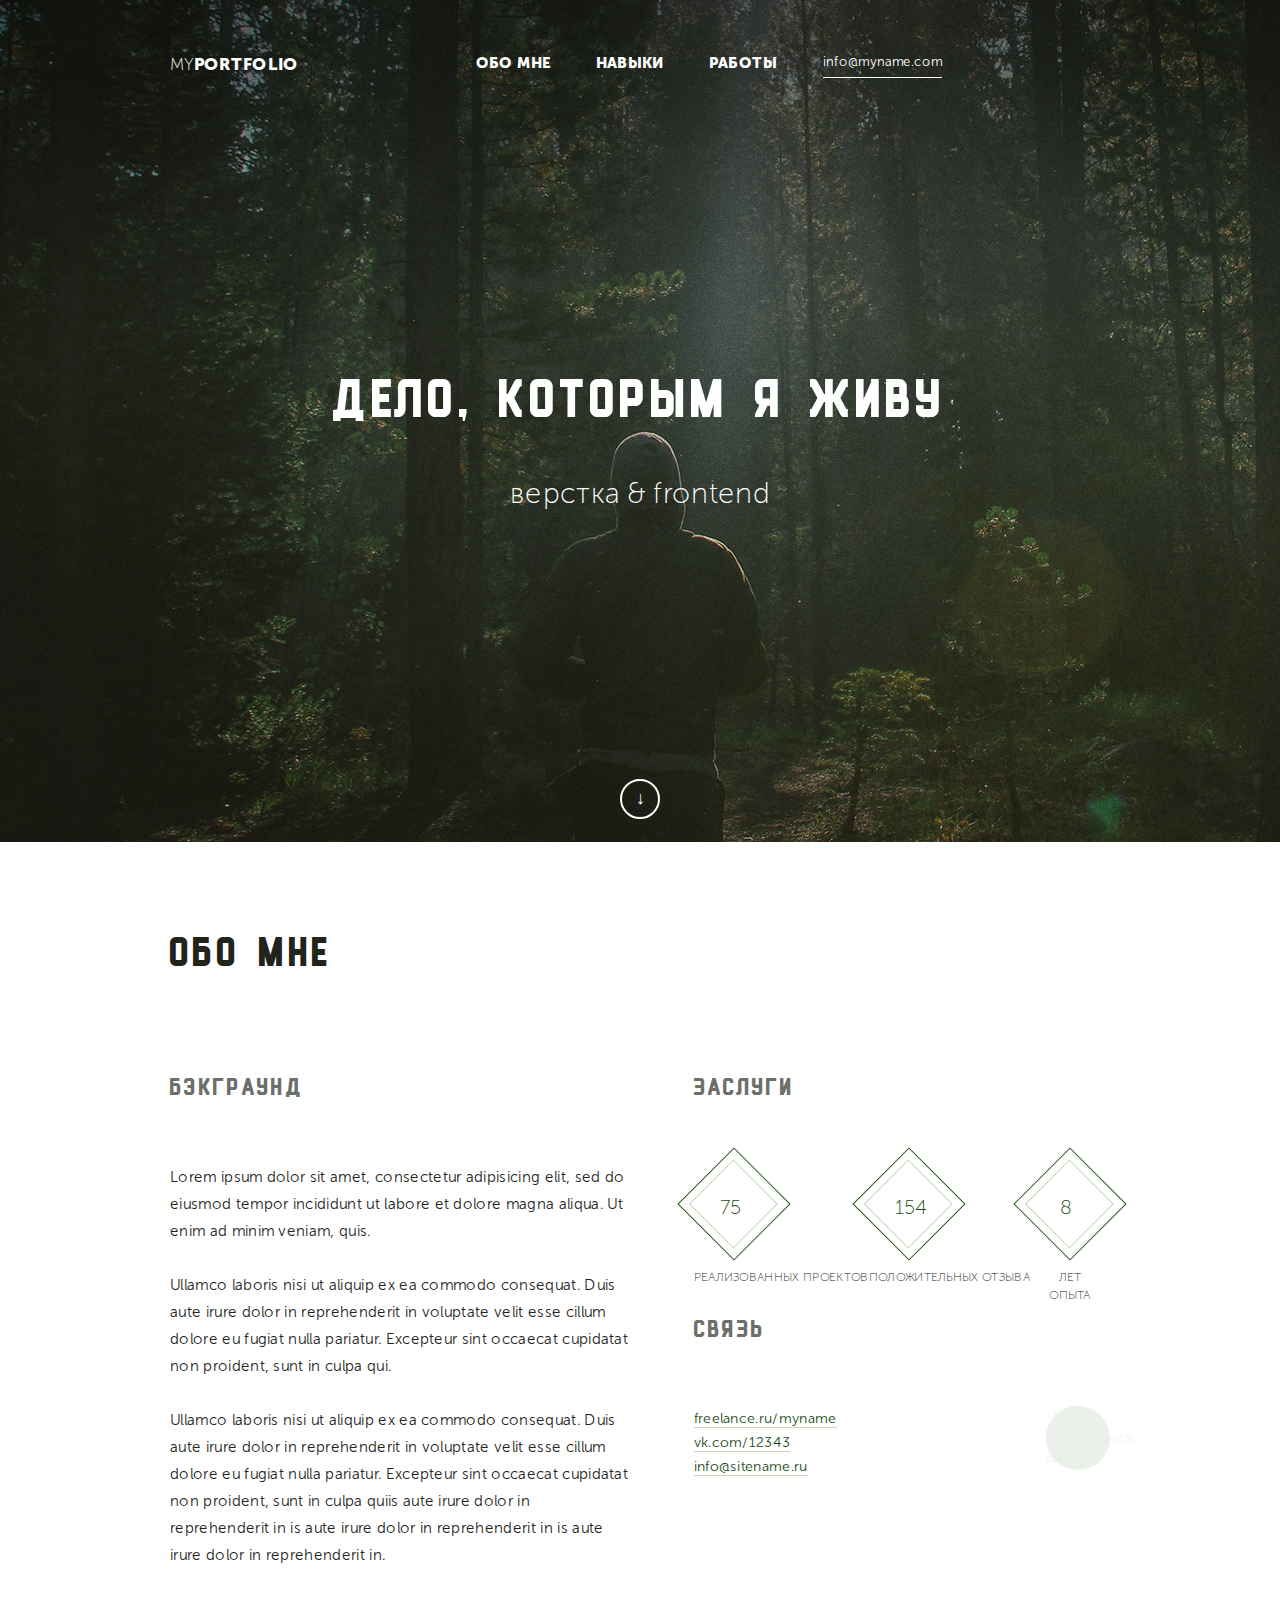
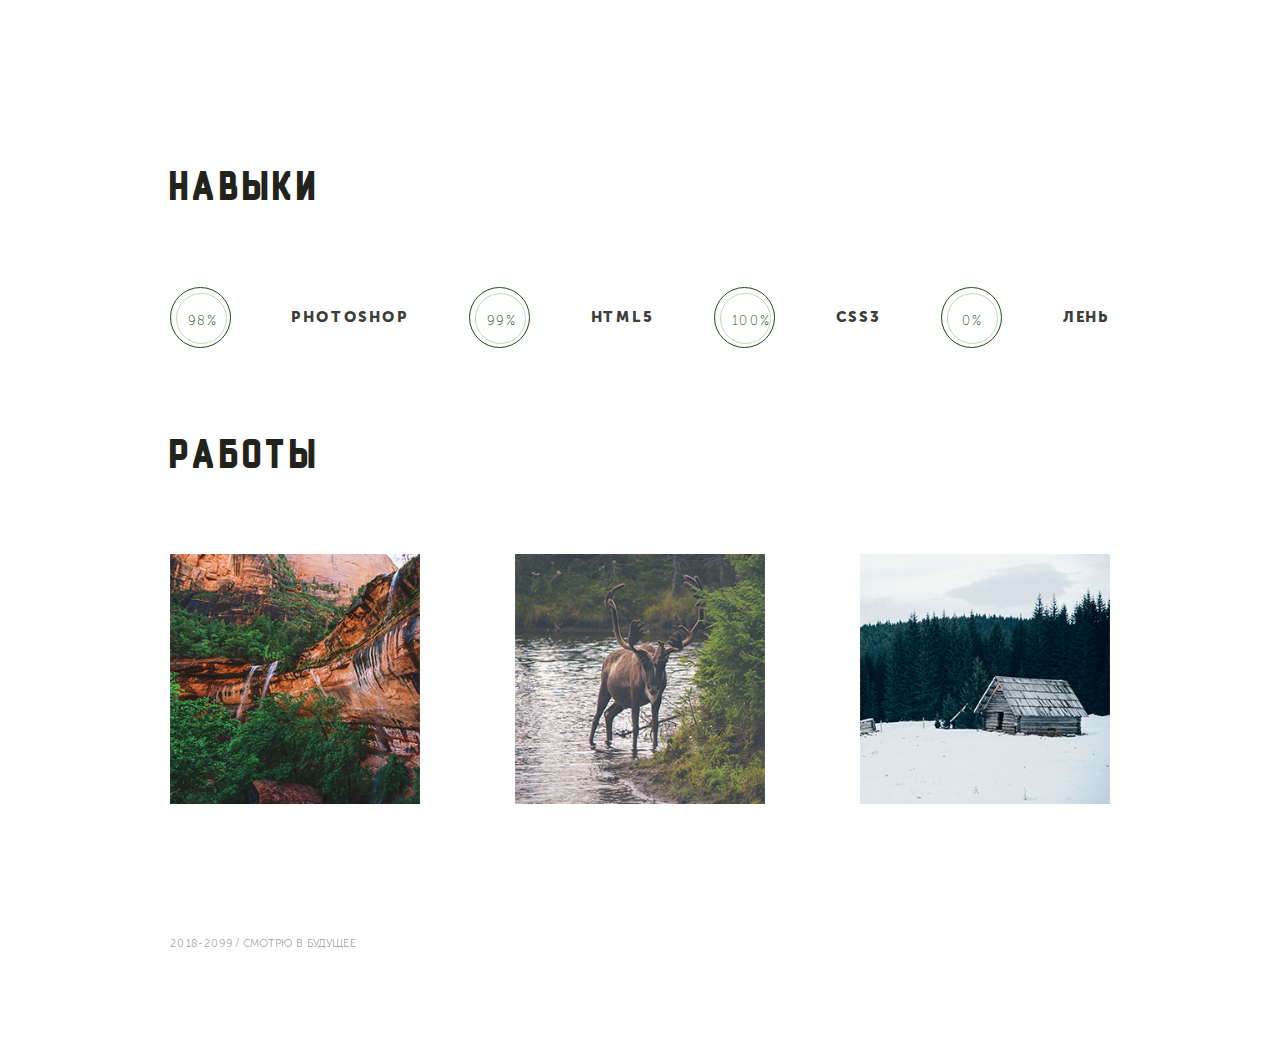
<file: index.html>
<!DOCTYPE html>
<html lang="en">

<head>
    <meta charset="UTF-8">
    <title>MYPORTFOLIO </title>
    <meta name="description" content="Адаптив">
    <meta name="keywords" content="flexbox, mobile, dev">
    <meta name="viewport" content="width=device-width, initial-scale=1">
    <!-- Favicon -->
    <link rel="icon" href="images/social-023-round_whatsapp.png" type="image/x-icon">
    <link rel="shortcut icon" href="images/images/social-023-round_whatsapp.png" type="image/x-icon">
    <meta name="viewport" content="width=device-width, initial-scale=1.0">
    <link rel="stylesheet" href="css/reset.css">
    <link rel="stylesheet" href="css/fonts.css">
    <link rel="stylesheet" href="css/main.css">

</head>

<body>
    <header class="header">
        <div class="container">
            <div class="header__top">
                <div class="logo">
                    <span>my</span>portfolio
                </div>
                <nav class="menu">
                    <ul class="menu__list">
                        <li class="menu__link"><a href="#">обо мне</a></li>
                        <li class="menu__link"><a href="#">навыки</a> </li>
                        <li class="menu__link"><a href="#">работы</a></li>
                    </ul>
                </nav>
                <a class="link__mail" href="mailto:info@myname.com">info@myname.com</a>
            </div>
            <div class="header__block">
                <h1 class="header__title">Дело, которым я живу</h1>
                <p class="header__text">
                    верстка & frontend
                </p>
                <a class="arowdbottom" href="about">↓</a>
            </div>

        </div>


    </header>
    <section class="about " id="about">
        <div class="container">
            <h2 class="about__title">обо мне</h2>
            <div class="about__inner">
                <div class="about__background">
                    <h3 class="info-title">
                        бэкграунд
                    </h3>
                    <p class="background__text">
                        Lorem ipsum dolor sit amet, consectetur adipisicing elit,
                        sed do eiusmod tempor incididunt ut labore et dolore magna aliqua.
                        Ut enim ad minim veniam, quis. <br><br>

                        Ullamco laboris nisi ut aliquip ex ea commodo consequat.
                        Duis aute irure dolor in reprehenderit in voluptate velit
                        esse cillum dolore eu fugiat nulla pariatur. Excepteur sint occaecat cupidatat non
                        proident, sunt in culpa qui.<br><br>

                        Ullamco laboris nisi ut aliquip ex ea commodo consequat.
                        Duis aute irure dolor in reprehenderit in voluptate velit
                        esse cillum dolore eu fugiat nulla pariatur. Excepteur sint
                        occaecat cupidatat non proident, sunt in culpa quiis aute irure
                        dolor in reprehenderit in is aute irure dolor in reprehenderit
                        in is aute irure dolor in reprehenderit in.
                    </p>
                </div>

                <div class="info">
                    <h3 class="info-title">
                        Заслуги
                    </h3>
                    <div class="merit">
                        <div class="merit__item">
                            <div class="merit__item-big">
                                <div class="merit__item-small">
                                    <span class="merit__number">75</span>
                                </div>
                            </div>
                            <p class="merit__text">
                                Реализованных
                                проектов
                            </p>
                        </div>


                        <div class="merit__item">
                            <div class="merit__item-big">
                                <div class="merit__item-small">
                                    <span class="merit__number">154</span>
                                </div>
                            </div>
                            <p class="merit__text">
                                Положительных
                                отзыва
                            </p>
                        </div>


                        <div class="merit__item">
                            <div class="merit__item-big">
                                <div class="merit__item-small">
                                    <span class="merit__number">8</span>
                                </div>
                            </div>
                            <p class="merit__text">
                                Лет <br>
                                опыта
                            </p>

                        </div>
                    </div>


                    <div class="contact">
                        <h3 class="info-title">Связь</h3>
                        <div class="contact__block">
                            <ul class="links">
                                <li class="links__item"><a href="#" target="_blank">freelance.ru/myname</a></li>
                                <li class="links__item"><a href="#" target="_blank">vk.com/12343</a></li>
                                <li class="links__item"><a href="mailto:info@sitename.ru">info@sitename.ru</a></li>
                            </ul>

                            <div class="profile">
                                <span class="icon  icon-User"></span>
                                <p class="profile__text">
                                    Не стесняйтесь, пишите
                                </p>
                            </div>
                        </div>
                    </div>
                </div>
            </div>
        </div>
        </div>
    </section>
    <section class="skills">
        <div class="container">
            <h2 class="skills__title">Навыки</h2>
            <div class="skills__list">
                <div class="skills__item-big">
                    <div class="skills__item-small">
                        <span class="skills__number">98%</span>
                    </div>
                </div>
                <h3 class="skills__text">Photoshop</h3>


                <div class="skills__item-big">
                    <div class="skills__item-small">
                        <span class="skills__number">99%</span>
                    </div>
                </div>
                <h3 class="skills__text">html5</h3>


                <div class="skills__item-big">
                    <div class="skills__item-small">
                        <span class="skills__number">100%</span>
                    </div>
                </div>
                <h3 class="skills__text">CSS3</h3>

                <div class="skills__item-big">
                    <div class="skills__item-small">
                        <span class="skills__number">0%</span>
                    </div>
                </div>
                <h3 class="skills__text">Лень</h3>

            </div>
        </div>
    </section>
    <section class="works">
        <div class="container">
            <h2 class="works__title">
                Работы
            </h2>
            <div class="works__list">
                <div class="works__inner">
                    <div class="works__item">
                        <img src="images/stewart.jpg" alt="" class="works__item_img">
                        <div class="works__overlay">
                            <h4 class="works__overlay_title">
                                Название работы
                            </h4>
                            <p class="works__overlay_text">
                                Смотреть
                            </p>
                        </div>
                    </div>

                    <div class="works__item">
                        <img src="images/animal.jpg" alt="" class="works__item_img">
                        <div class="works__overlay">
                            <h4 class="works__overlay_title">
                                Название работы
                            </h4>
                            <p class="works__overlay_text">
                                Смотреть
                            </p>
                        </div>
                    </div>

                    <div class="works__item">
                        <img src="images/krivec.jpg" alt="" class="works__item_img">
                        <div class="works__overlay">
                            <h4 class="works__overlay_title">
                                Название работы
                            </h4>
                            <a href class="works__overlay_text">
                                Смотреть
                            </a>
                        </div>
                    </div>
                </div>
            </div>
    </section>
    <div class="container">
        <footer class="footer">
            <p class="footer__text">
                2018-2099 / Смотрю в будущее
            </p>
    </div>
    </footer>


</body>

</html>
</file>
<file: css/fonts.css>
/* шрифты */

@font-face {
    font-family: 'MuseoSansCyrl 100';
    src: url('../fonts/MuseoSansCyrl-100.eot'); /* IE9 Compat Modes */
    src: url('../fonts/MuseoSansCyrl-100.eot?#iefix') format('embedded-opentype'), /* IE6-IE8 */
         url('../fonts/MuseoSansCyrl-100.woff2') format('woff2'), /* Super Modern Browsers */
         url('../fonts/MuseoSansCyrl-100.woff') format('woff'), /* Pretty Modern Browsers */
         url('../fonts/MuseoSansCyrl-100.ttf')  format('truetype'), /* Safari, Android, iOS */
         url('webfont.svg#svgFontName') format('svg'); /* Legacy iOS */
}

@font-face {
    font-family: 'MuseoSansCyrl 300';
    src: url('../fonts/MuseoSansCyrl-300.eot'); /* IE9 Compat Modes */
    src: url('../fonts/MuseoSansCyrl-300.eot?#iefix') format('embedded-opentype'), /* IE6-IE8 */
         url('../fonts/MuseoSansCyrl-300.woff2') format('woff2'), /* Super Modern Browsers */
         url('../fonts/MuseoSansCyrl-300.woff') format('woff'), /* Pretty Modern Browsers */
         url('../fonts/MuseoSansCyrl-300.ttf')  format('truetype'), /* Safari, Android, iOS */
         url('webfont.svg#svgFontName') format('svg'); /* Legacy iOS */
}

@font-face {
    font-family: 'MuseoSansCyrl 500';
    src: url('../fonts/MuseoSansCyrl-500.eot'); /* IE9 Compat Modes */
    src: url('../fonts/MuseoSansCyrl-500.eot?#iefix') format('embedded-opentype'), /* IE6-IE8 */
         url('../fonts/MuseoSansCyrl-500.woff2') format('woff2'), /* Super Modern Browsers */
         url('../fonts/MuseoSansCyrl-500.woff') format('woff'), /* Pretty Modern Browsers */
         url('../fonts/MuseoSansCyrl-500.ttf')  format('truetype'), /* Safari, Android, iOS */
         url('webfont.svg#svgFontName') format('svg'); /* Legacy iOS */
}
@font-face {
    font-family: 'MuseoSansCyrl 700';
    src: url('../fonts/MuseoSansCyrl-700.eot'); /* IE9 Compat Modes */
    src: url('../fonts/MuseoSansCyrl-700.eot?#iefix') format('embedded-opentype'), /* IE6-IE8 */
         url('../fonts/MuseoSansCyrl-700.woff2') format('woff2'), /* Super Modern Browsers */
         url('../fonts/MuseoSansCyrl-700.woff') format('woff'), /* Pretty Modern Browsers */
         url('../fonts/MuseoSansCyrl-700.ttf')  format('truetype'), /* Safari, Android, iOS */
         url('webfont.svg#svgFontName') format('svg'); /* Legacy iOS */
}

@font-face {
    font-family: 'MuseoSansCyrl 900';
    src: url('../fonts/MuseoSansCyrl-900.eot'); /* IE9 Compat Modes */
    src: url('../fonts/MuseoSansCyrl-900.eot.?#iefix') format('embedded-opentype'), /* IE6-IE8 */
         url('../fonts/MuseoSansCyrl-900.woff2') format('woff2'), /* Super Modern Browsers */
         url('../fonts/MuseoSansCyrl-900.woff') format('woff'), /* Pretty Modern Browsers */
         url('../fonts/MuseoSansCyrl-900.ttf')  format('truetype'), /* Safari, Android, iOS */
         url('webfont.svg#svgFontName') format('svg'); /* Legacy iOS */
}

@font-face {
    font-family: 'Natasha';
    src: url('../fonts/Natasha.eot'); /* IE9 Compat Modes */
    src: url('../fonts/Natasha.eot?#iefix') format('embedded-opentype'), /* IE6-IE8 */
         url('../fonts/Natasha.woff2') format('woff2'), /* Super Modern Browsers */
         url('../fonts/Natasha.woff') format('woff'), /* Pretty Modern Browsers */
         url('../fonts/Natasha.ttf')  format('truetype'), /* Safari, Android, iOS */
         url('../webfont.svg#svgFontName') format('svg'); /* Legacy iOS */
        
}

@font-face {

    font-family: 'Stroke-Gap-Icons';
    src: url('../fonts/Stroke-Gap-Icons'); /* IE9 Compat Modes */
    src: url('../fonts/Stroke-Gap-Icons.eot?#iefix') format('embedded-opentype'), /* IE6-IE8 */
         url('../fonts/Stroke-Gap-Iconsa.woff2') format('woff2'), /* Super Modern Browsers */
         url('../fonts/Natasha.woff') format('woff'), /* Pretty Modern Browsers */
         url('../fonts/Natasha.ttf')  format('truetype'), /* Safari, Android, iOS */
         url('../webfont.svg#svgFontName') format('svg'); /* Legacy iOS */
}
</file>
<file: css/main.css>
* {
    box-sizing: border-box;
    list-style: none;
}

html {}

a {
    text-decoration: none;
    color: inherit;
}

body {
    padding: 0;
    margin: 0;
    line-height: 1.5;
    letter-spacing: 0.02em;
    color: #000;
}

.container {
    width: 940px;
    margin: 0 auto;
}

.header {
    padding-top: 52px;
    padding-bottom: 23px;
    background: url('../images/bground.jpg') no-repeat;
    color: white;
}

.header__top {
    display: flex;
}

.logo span {
    font-family: 'MuseoSansCyrl 100';
    font-size: 17px;
    font-weight: 100;
}

.logo {
    text-transform: uppercase;
    font-family: 'MuseoSansCyrl 900';
    font-size: 17px;
    font-weight: 900;

}

.menu__list {
    display: flex;
    margin-left: 177px;
    color: white;
    list-style: none;
}

.menu__link {
    margin-right: 45px;
    font-family: 'MuseoSansCyrl 900';
    font-size: 15px;
    font-weight: 900;
    text-transform: uppercase;
    color: #fff;
}

.link__mail {
    border-bottom: solid 1px;
    color: white;
    font-family: 'MuseoSansCyrl 300';
    font-size: 13px;
    font-weight: 300;
    margin-left: 0 auto;
}

.header__block {
    text-align: center;
}

.header__title {
    display: block;
    max-width: 713px;
    height: 94px;
    font-family: 'Natasha';
    font-size: 49px;
    font-weight: normal;
    font-stretch: normal;
    font-style: normal;
    line-height: 1.12;
    margin: 0 auto;

    color: #ffffff;
    margin-top: 300px;
}

.header__text {
    font-family: 'MuseoSansCyrl 100';
    font-size: 29px;
    font-weight: 100;
    text-align: center;
    margin-bottom: 264px;
}

.arowdbottom {
    display: block;
    width: 40px;
    height: 40px;
    border: 2px solid #fff;
    border-radius: 50%;
    padding: 4px 14px;
    margin: 0 auto;
    font-size: 18px;
}

.arowdbottom:hover {
    background: #fff;
    color: #000;
    transform: scale(1.2, 1.2);
}


.about {
    padding-top: 87px;
    padding-bottom: 97px;
    display: flex;
    justify-content: s;
}

.about__inner {
    display: flex;
    justify-content: space-between;
}

.about__background {
    max-width: 460px;
}

.about__title {
    font-family: 'Natasha';
    font-size: 37px;
    font-weight: normal;
    font-stretch: normal;
    font-style: normal;
    line-height: 1.49;
    color: #22241b;
    margin-bottom: 78px;
}

.info {}

.info-title {

    font-family: 'Natasha';
    font-size: 22px;
    font-weight: normal;
    font-stretch: normal;
    font-style: normal;
    line-height: 2.5;
    color: rgba(34, 36, 27, 0.66);
    margin-bottom: 47px;
}

.background__text {

    font-family: 'MuseoSansCyrl 300';
    font-size: 15px;
    font-weight: 300;
    font-stretch: normal;
    font-style: normal;
    line-height: 1.8;

    color: #22241b;

}

.merit {
    display: flex;
    justify-content: space-between;
}

.merit__item {
    text-align: center;



}

.merit__item-big {
    width: 80px;
    height: 80px;
    border: solid 1px #204d15;
    /* Rotate */
    -webkit-transform: rotate(-45deg);
    -moz-transform: rotate(-45deg);
    -ms-transform: rotate(-45deg);
    -o-transform: rotate(-45deg);
    transform: rotate(-45deg);
    padding-top: 7px;
    padding-left: 7px;
}


.merit__item-small {
    width: 63px;
    height: 63px;
    border: solid 1px #c6d6bb;

    /* Rotate */
    -webkit-transform: rotate(-45deg);
    -moz-transform: rotate(-45deg);
    -ms-transform: rotate(-45deg);
    -o-transform: rotate(-45deg);
    transform: rotate(90deg);

}

.merit__number {
    display: block;
    padding: 20px;
    transform: rotate(-45deg);
    font-family: 'MuseoSansCyrl 100';
    font-size: 20px;
    font-weight: 100;
    font-stretch: normal;
    font-style: normal;
    color: #204d15;
}

.merit__text {

    margin-top: 24px;
    font-family: 'MuseoSansCyrl 100';
    font-size: 12px;
    font-weight: 100;
    font-stretch: normal;
    font-style: normal;
    text-align: center;
    color: #22241b;
    text-transform: uppercase;
}

.contact__block {
    display: flex;
    justify-content: space-between;
}

.links__item a {

    font-family: 'MuseoSansCyrl 300';
    font-size: 14px;
    font-weight: 300;
    font-stretch: normal;
    font-style: normal;
    color: #204d15;
    border-bottom: 1px solid #c6d6bb;
    margin-bottom: 16px;
    letter-spacing: 1.68;
}

.profile {

    width: 64px;
    height: 64px;
    opacity: 0.08;
    border-radius: 50%;
    background-color: #204d15;
    display: flex;
    justify-content: space-between;


}

.profile__text {

}

.icon-User {
    color: #204d15;
}

.profile__text {

    width: 165px;

    font-family: 'MuseoSansCyrl 300';
    font-size: 14px;
    font-weight: 300;
    font-stretch: normal;
    font-style: normal;
    color: rgba(34, 36, 27, 0.72);

}

.skills {
    padding-top: 97px;
    padding-bottom: 83px;
}

.skills__title,
.works__title {

    width: 164px;

    font-family: 'Natasha';
    font-size: 37px;
    font-weight: normal;
    font-stretch: normal;
    font-style: normal;
    margin-bottom: 68px;



    color: #22241b;

}

.skills__list {
    display: flex;
    justify-content: space-between;
    align-items: center;
}

.skills__item-big {
    width: 61px;
    height: 61px;
    border-radius: 50%;
    border: solid 1px #204d15;
    padding: 5px;


}

.skills__item-small {
    width: 51px;
    height: 51px;
    border-radius: 50%;
    border: solid 1px #c6d6bb;
}

.skills__number {
    display: block;
    margin: 0 auto;
    width: 28px;
    height: 10px;
    font-family: 'MuseoSansCyrl 100';
    font-size: 13px;
    font-weight: 100;
    font-stretch: normal;
    font-style: normal;
    line-height: 4.23;
    letter-spacing: 1.56px;
    text-align: center;
    color: #204d15;
}

.skills__text {


    font-family: 'MuseoSansCyrl 900';
    font-size: 15px;
    font-weight: 900;
    font-stretch: normal;
    font-style: normal;
    letter-spacing: 1.8px;
    color: rgba(34, 36, 27, 0.89);
    text-transform: uppercase;

}

.works__inner {
    display: flex;
    justify-content: space-between;
}

.works__item_img {
    width: 250px;
    height: 250px;
}

.works__overlay_title {
    height: 11px;
    font-family: 'MuseoSansCyrl 900';
    font-size: 15px;
    font-weight: 900;
    font-stretch: normal;
    font-style: normal;
    text-align: center;
    color: #ffffff;
}

.works__overlay_text {

    font-family: 'MuseoSansCyrl 300';
    font-size: 13px;
    font-weight: 300;
    font-stretch: normal;
    font-style: normal;
    text-align: center;
    color: #ffffff;

}

.works__item {
    position: relative;
    z-index: -2;
}

.works__overlay {

    background: rgba(0, 0, 0, 0.64);
    color: #fff;
    position: absolute;
    top: 0;
    left: 0;
    width: 300px;
    height: 300px;
    opacity: 0;
    transition: all 0.5s ease;
    display: flex;
    justify-content: center;
    align-items: center;
    
}

.works__item_img:hover .works__overlay {
    opacity: 1;
}

.works__overlay_text {
    font-family: 'MuseoSansCyrl 300';
    font-size: 13px;
    font-weight: 300;
    font-stretch: normal;
    font-style: normal;
    line-height: 4.23;
    letter-spacing: 0.26px;
    text-align: center;
    color: #ffffff;

}

.footer {
    padding-top: 125px;
    padding-bottom: 110px;
}

.footer__text {
    opacity: 0.66;
    font-family: 'MuseoSansCyrl 300';
    font-size: 11px;
    font-weight: 300;
    font-stretch: normal;
    font-style: normal;
    color: rgba(34, 36, 27, 0.66);
    text-transform: uppercase;
}



/* ------ Media Queries ------ */

/* 992-1200px */
@media screen and (max-width: 1200px) {
    .container {
        max-width: 992;
    }

    .menu {
        height: 0;
        overflow: hidden;
    }

    .header__title {
        max-width: 713px;
        height: 0;
    }

    .skills__list {
        display: flex;
        flex-flow: row-reverse wrap-reverse;
    }

    .works__inner {
        display: flex;
        flex-direction: column;
    }

    .footer__text {
        text-align: center;
    }
}

/* 768-992px */
@media screen and (max-width: 992px) {
    .container {
        width: 700px;
    }

    .header__top {
        display: block;
        display: flex;
        justify-content: center;
    }

    .header__title {
        text-align: center;
        margin-top: 49px;

        margin-bottom: 100px;
    }




    .menu__list {
        display: none;
    }

    .about__inner {
        display: block;
        justify-content: column;
    }

    .skills__list {
        display: block;
        justify-content: column;
    }


}

/* 576-768px */
@media screen and (max-width: 768px) {
    .container {
        width: 520px;
    }

    .rthhh {
        dherhrth;
    }

}

/* 320-576px */
@media screen and (max-width: 576px) {
    .container {
        width: 90%;
    }

}
</file>
